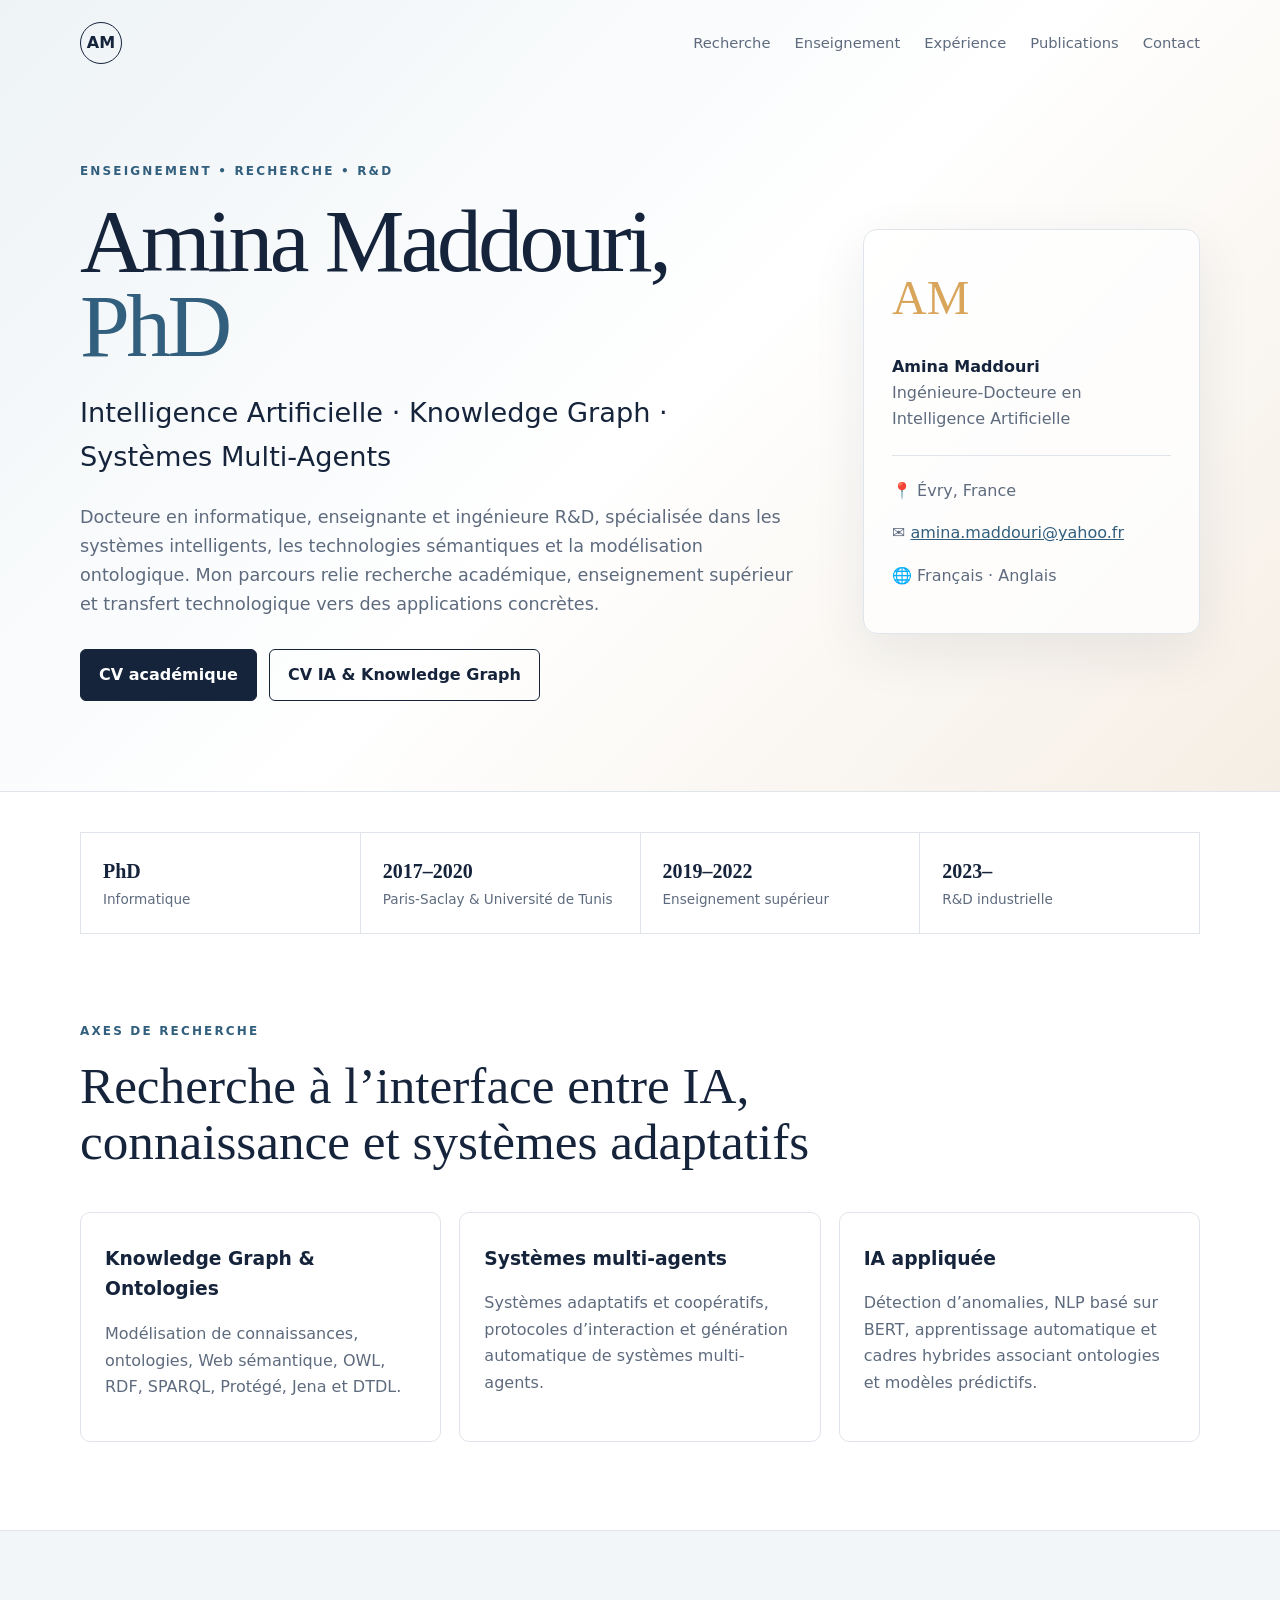
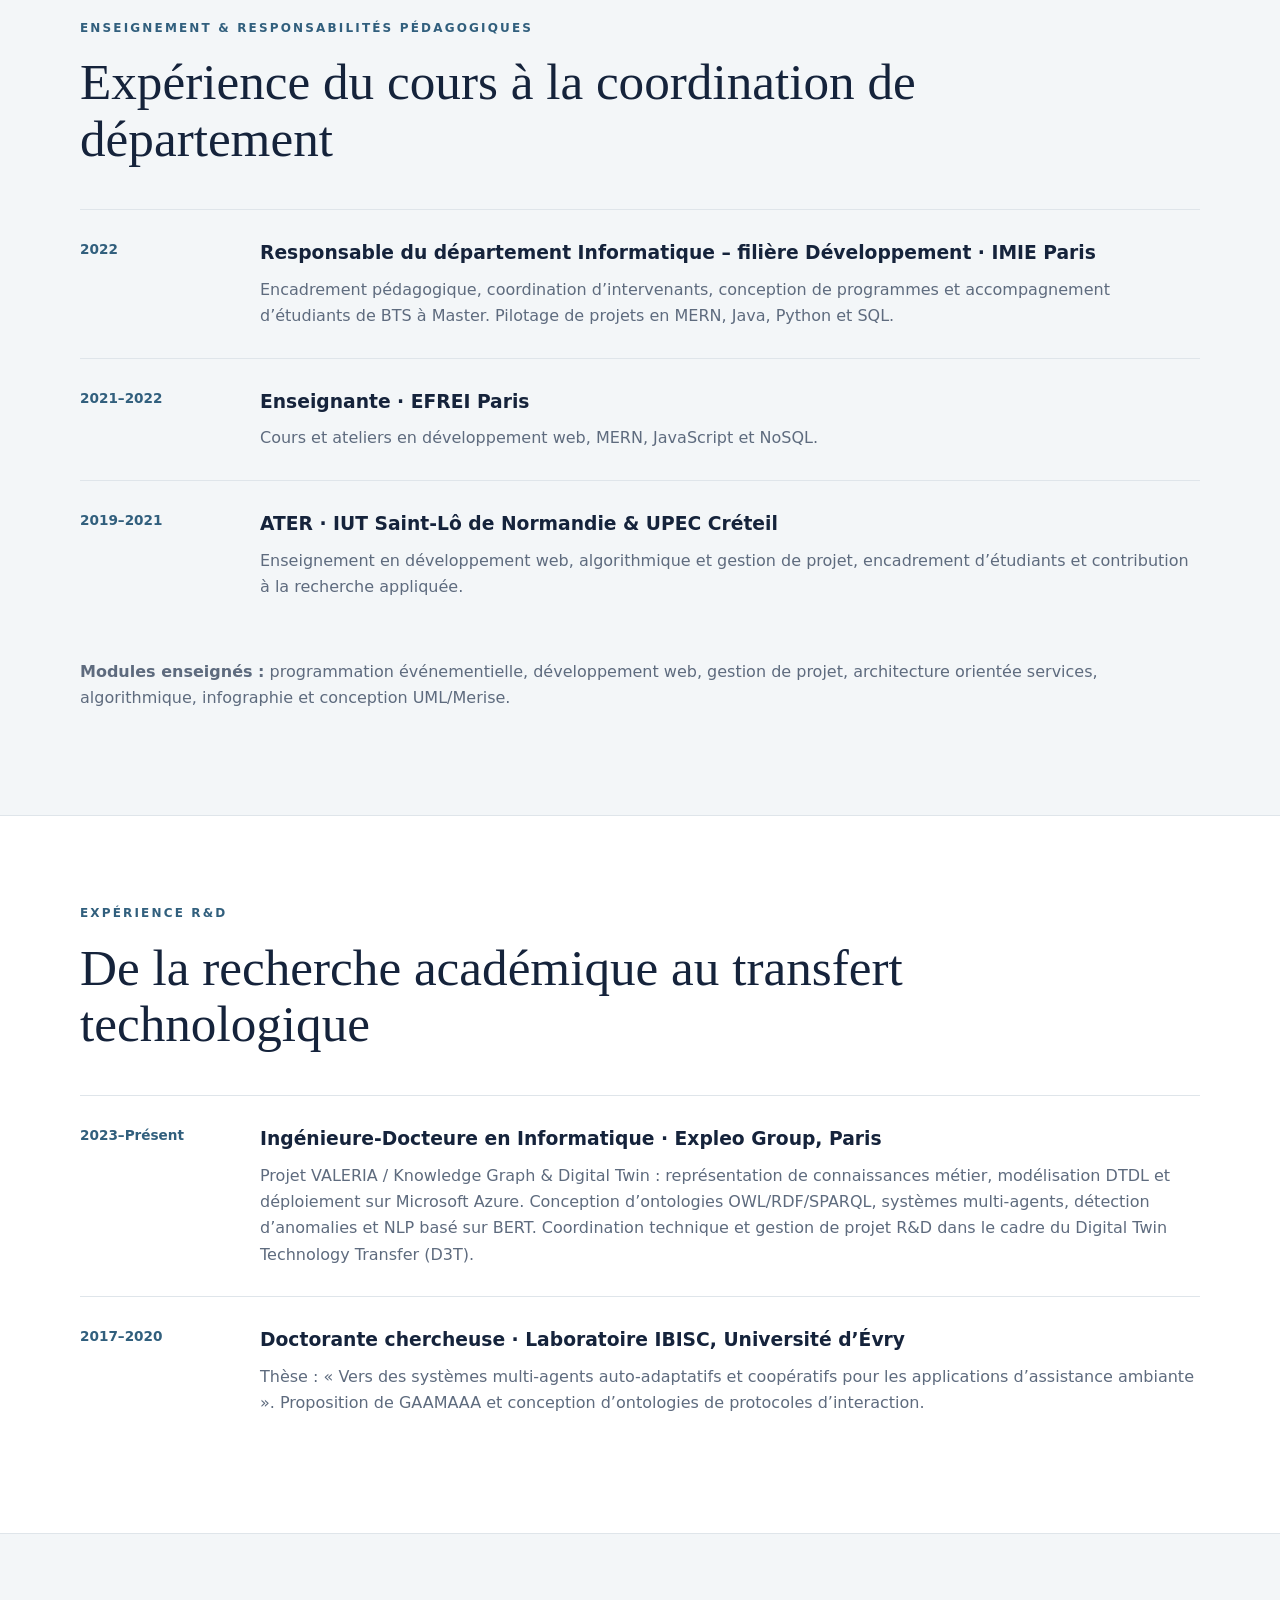
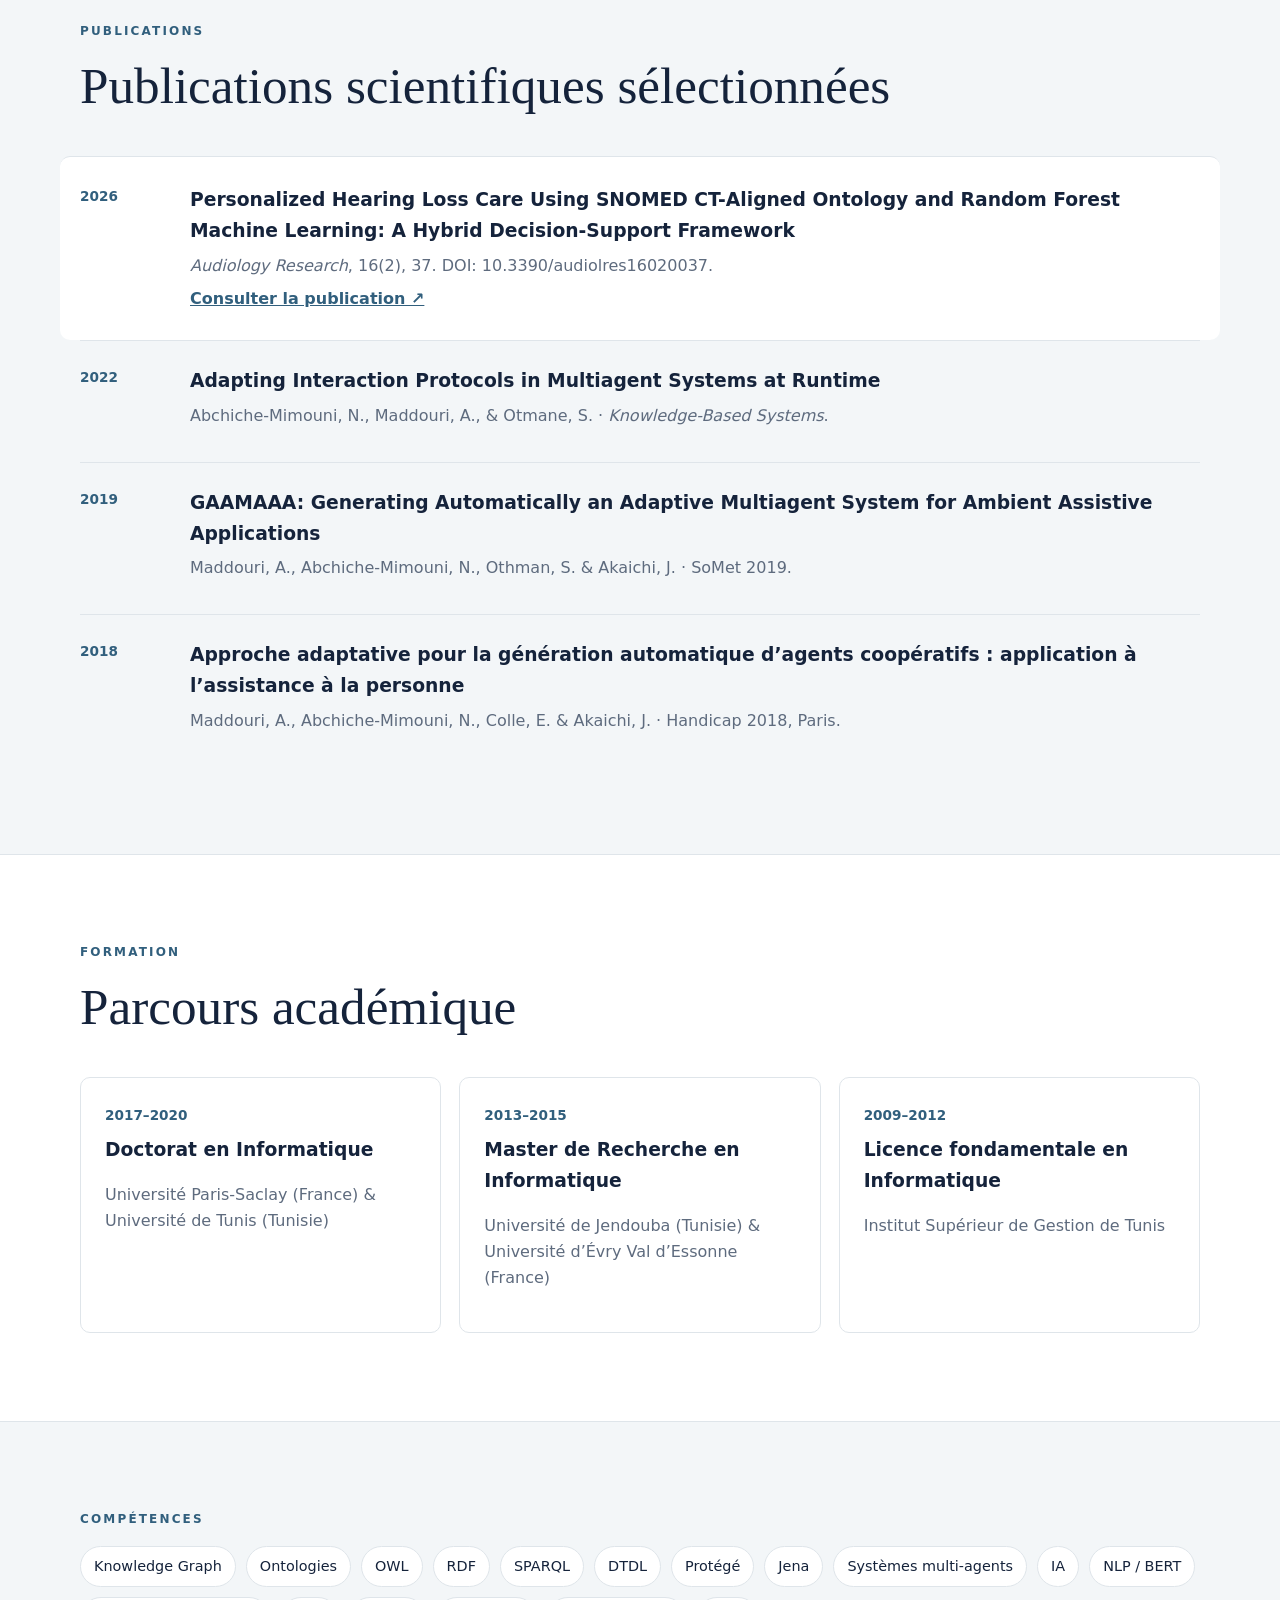
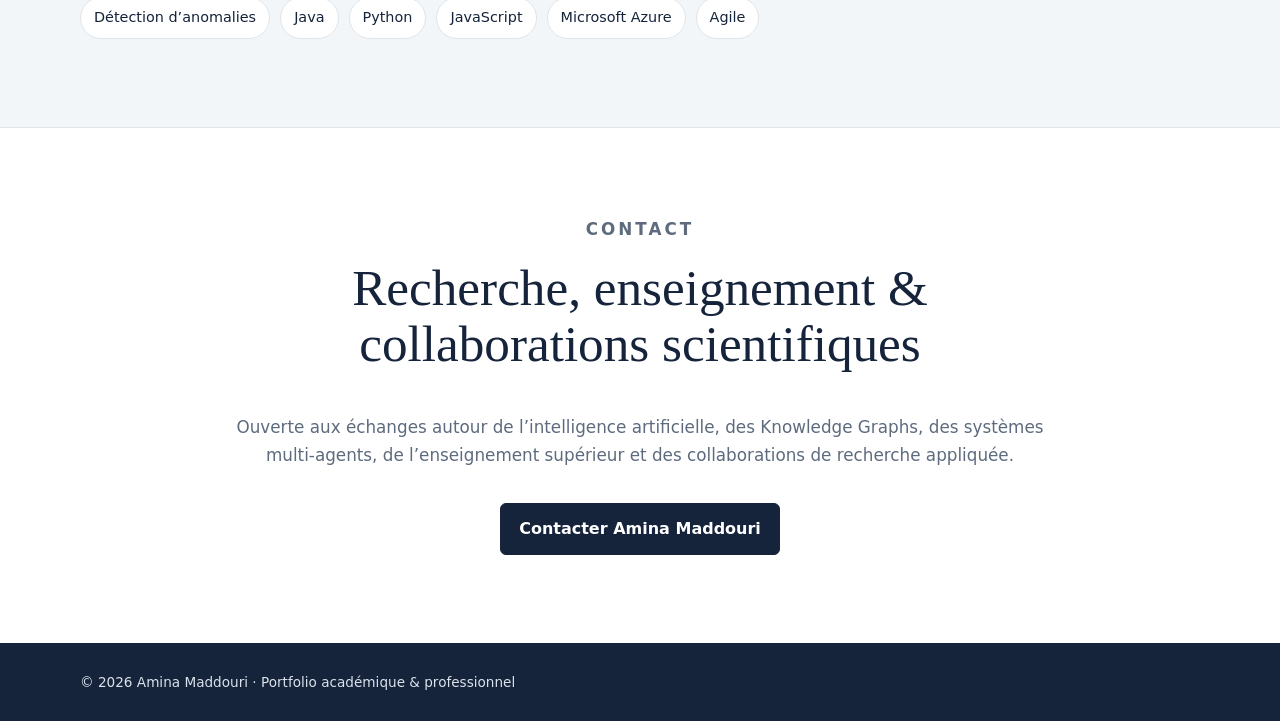
<file: index.html>
<!doctype html>
<html lang="fr">
<head>
  <meta charset="utf-8">
  <meta name="viewport" content="width=device-width, initial-scale=1">
  <meta name="description" content="Portfolio académique et professionnel d'Amina Maddouri, docteure en informatique spécialisée en intelligence artificielle, Knowledge Graph, ontologies et systèmes multi-agents.">
  <title>Amina Maddouri, PhD — IA, Knowledge Graph & Systèmes Multi-Agents</title>
  <link rel="stylesheet" href="style.css">
</head>
<body>
<header class="hero">
  <nav class="nav wrap">
    <a class="brand" href="#top">AM</a>
    <div class="links">
      <a href="#recherche">Recherche</a>
      <a href="#enseignement">Enseignement</a>
      <a href="#experience">Expérience</a>
      <a href="#publications">Publications</a>
      <a href="#contact">Contact</a>
    </div>
  </nav>
  <main id="top" class="wrap hero-grid">
    <section>
      <p class="eyebrow">ENSEIGNEMENT • RECHERCHE • R&D</p>
      <h1>Amina Maddouri, <span>PhD</span></h1>
      <h2>Intelligence Artificielle · Knowledge Graph · Systèmes Multi-Agents</h2>
      <p class="lead">Docteure en informatique, enseignante et ingénieure R&D, spécialisée dans les systèmes intelligents, les technologies sémantiques et la modélisation ontologique. Mon parcours relie recherche académique, enseignement supérieur et transfert technologique vers des applications concrètes.</p>
      <div class="actions">
        <a class="btn primary" href="CV_Amina_Maddouri_Academique.pdf">CV académique</a>
        <a class="btn" href="CV_Amina_Maddouri_IA_Knowledge_Graph.pdf">CV IA & Knowledge Graph</a>
      </div>
    </section>
    <aside class="profile-card">
      <div class="monogram">AM</div>
      <strong>Amina Maddouri</strong>
      <span>Ingénieure-Docteure en Intelligence Artificielle</span>
      <hr>
      <p>📍 Évry, France</p>
      <p>✉️ <a href="mailto:amina.maddouri@yahoo.fr">amina.maddouri@yahoo.fr</a></p>
      <p>🌐 Français · Anglais</p>
    </aside>
  </main>
</header>

<section class="wrap stats">
  <div><b>PhD</b><span>Informatique</span></div>
  <div><b>2017–2020</b><span>Paris-Saclay & Université de Tunis</span></div>
  <div><b>2019–2022</b><span>Enseignement supérieur</span></div>
  <div><b>2023–</b><span>R&D industrielle</span></div>
</section>

<section id="recherche" class="wrap section">
  <p class="eyebrow">AXES DE RECHERCHE</p>
  <h2>Recherche à l’interface entre IA, connaissance et systèmes adaptatifs</h2>
  <div class="cards three">
    <article><h3>Knowledge Graph & Ontologies</h3><p>Modélisation de connaissances, ontologies, Web sémantique, OWL, RDF, SPARQL, Protégé, Jena et DTDL.</p></article>
    <article><h3>Systèmes multi-agents</h3><p>Systèmes adaptatifs et coopératifs, protocoles d’interaction et génération automatique de systèmes multi-agents.</p></article>
    <article><h3>IA appliquée</h3><p>Détection d’anomalies, NLP basé sur BERT, apprentissage automatique et cadres hybrides associant ontologies et modèles prédictifs.</p></article>
  </div>
</section>

<section id="enseignement" class="band">
  <div class="wrap section">
    <p class="eyebrow">ENSEIGNEMENT & RESPONSABILITÉS PÉDAGOGIQUES</p>
    <h2>Expérience du cours à la coordination de département</h2>
    <div class="timeline">
      <article><time>2022</time><div><h3>Responsable du département Informatique – filière Développement · IMIE Paris</h3><p>Encadrement pédagogique, coordination d’intervenants, conception de programmes et accompagnement d’étudiants de BTS à Master. Pilotage de projets en MERN, Java, Python et SQL.</p></div></article>
      <article><time>2021–2022</time><div><h3>Enseignante · EFREI Paris</h3><p>Cours et ateliers en développement web, MERN, JavaScript et NoSQL.</p></div></article>
      <article><time>2019–2021</time><div><h3>ATER · IUT Saint-Lô de Normandie & UPEC Créteil</h3><p>Enseignement en développement web, algorithmique et gestion de projet, encadrement d’étudiants et contribution à la recherche appliquée.</p></div></article>
    </div>
    <p class="note"><b>Modules enseignés :</b> programmation événementielle, développement web, gestion de projet, architecture orientée services, algorithmique, infographie et conception UML/Merise.</p>
  </div>
</section>

<section id="experience" class="wrap section">
  <p class="eyebrow">EXPÉRIENCE R&D</p>
  <h2>De la recherche académique au transfert technologique</h2>
  <div class="timeline">
    <article><time>2023–Présent</time><div><h3>Ingénieure-Docteure en Informatique · Expleo Group, Paris</h3><p>Projet VALERIA / Knowledge Graph & Digital Twin : représentation de connaissances métier, modélisation DTDL et déploiement sur Microsoft Azure. Conception d’ontologies OWL/RDF/SPARQL, systèmes multi-agents, détection d’anomalies et NLP basé sur BERT. Coordination technique et gestion de projet R&D dans le cadre du Digital Twin Technology Transfer (D3T).</p></div></article>
    <article><time>2017–2020</time><div><h3>Doctorante chercheuse · Laboratoire IBISC, Université d’Évry</h3><p>Thèse : « Vers des systèmes multi-agents auto-adaptatifs et coopératifs pour les applications d’assistance ambiante ». Proposition de GAAMAAA et conception d’ontologies de protocoles d’interaction.</p></div></article>
  </div>
</section>

<section id="publications" class="band">
  <div class="wrap section">
    <p class="eyebrow">PUBLICATIONS</p>
    <h2>Publications scientifiques sélectionnées</h2>
    <div class="pubs">
      <article class="featured">
        <span class="year">2026</span>
        <div><h3>Personalized Hearing Loss Care Using SNOMED CT-Aligned Ontology and Random Forest Machine Learning: A Hybrid Decision-Support Framework</h3>
        <p><i>Audiology Research</i>, 16(2), 37. DOI: 10.3390/audiolres16020037.</p>
        <a href="https://doi.org/10.3390/audiolres16020037" target="_blank" rel="noopener">Consulter la publication ↗</a></div>
      </article>
      <article><span class="year">2022</span><div><h3>Adapting Interaction Protocols in Multiagent Systems at Runtime</h3><p>Abchiche-Mimouni, N., Maddouri, A., & Otmane, S. · <i>Knowledge-Based Systems</i>.</p></div></article>
      <article><span class="year">2019</span><div><h3>GAAMAAA: Generating Automatically an Adaptive Multiagent System for Ambient Assistive Applications</h3><p>Maddouri, A., Abchiche-Mimouni, N., Othman, S. & Akaichi, J. · SoMet 2019.</p></div></article>
      <article><span class="year">2018</span><div><h3>Approche adaptative pour la génération automatique d’agents coopératifs : application à l’assistance à la personne</h3><p>Maddouri, A., Abchiche-Mimouni, N., Colle, E. & Akaichi, J. · Handicap 2018, Paris.</p></div></article>
    </div>
  </div>
</section>

<section class="wrap section">
  <p class="eyebrow">FORMATION</p>
  <h2>Parcours académique</h2>
  <div class="cards">
    <article><span class="year">2017–2020</span><h3>Doctorat en Informatique</h3><p>Université Paris-Saclay (France) & Université de Tunis (Tunisie)</p></article>
    <article><span class="year">2013–2015</span><h3>Master de Recherche en Informatique</h3><p>Université de Jendouba (Tunisie) & Université d’Évry Val d’Essonne (France)</p></article>
    <article><span class="year">2009–2012</span><h3>Licence fondamentale en Informatique</h3><p>Institut Supérieur de Gestion de Tunis</p></article>
  </div>
</section>

<section class="band">
  <div class="wrap section">
    <p class="eyebrow">COMPÉTENCES</p>
    <div class="skills">
      <span>Knowledge Graph</span><span>Ontologies</span><span>OWL</span><span>RDF</span><span>SPARQL</span><span>DTDL</span><span>Protégé</span><span>Jena</span><span>Systèmes multi-agents</span><span>IA</span><span>NLP / BERT</span><span>Détection d’anomalies</span><span>Java</span><span>Python</span><span>JavaScript</span><span>Microsoft Azure</span><span>Agile</span>
    </div>
  </div>
</section>

<section id="contact" class="wrap section contact">
  <p class="eyebrow">CONTACT</p>
  <h2>Recherche, enseignement & collaborations scientifiques</h2>
  <p>Ouverte aux échanges autour de l’intelligence artificielle, des Knowledge Graphs, des systèmes multi-agents, de l’enseignement supérieur et des collaborations de recherche appliquée.</p>
  <a class="btn primary" href="mailto:amina.maddouri@yahoo.fr">Contacter Amina Maddouri</a>
</section>

<footer><div class="wrap">© 2026 Amina Maddouri · Portfolio académique & professionnel</div></footer>
</body>
</html>
</file>
<file: style.css>
:root{--ink:#15233b;--muted:#5e6b7e;--accent:#315f7d;--accent2:#d8a55b;--paper:#fff;--soft:#f3f6f8;--line:#dfe5ea}
*{box-sizing:border-box}html{scroll-behavior:smooth}body{margin:0;font-family:Inter,ui-sans-serif,system-ui,-apple-system,"Segoe UI",sans-serif;color:var(--ink);background:var(--paper);line-height:1.65}.wrap{width:min(1120px,calc(100% - 40px));margin:auto}
.hero{background:linear-gradient(135deg,#eef3f6 0%,#fff 52%,#f5eee4 100%);border-bottom:1px solid var(--line)}.nav{display:flex;justify-content:space-between;align-items:center;padding:22px 0}.brand{display:grid;place-items:center;width:42px;height:42px;border:1px solid var(--ink);border-radius:50%;font-weight:800;color:var(--ink);text-decoration:none}.links{display:flex;gap:24px}.links a{color:var(--muted);text-decoration:none;font-size:.92rem}.hero-grid{display:grid;grid-template-columns:1.6fr .75fr;gap:64px;align-items:center;padding:76px 0 90px}.eyebrow{font-size:.75rem;letter-spacing:.18em;font-weight:800;color:var(--accent);margin:0 0 16px}.hero h1{font-family:Georgia,serif;font-size:clamp(3rem,7vw,5.8rem);line-height:.95;margin:0 0 20px;font-weight:500;letter-spacing:-.04em}.hero h1 span{color:var(--accent)}.hero h2{font-size:clamp(1.15rem,2.4vw,1.7rem);font-weight:500;max-width:780px}.lead{font-size:1.1rem;color:var(--muted);max-width:780px}.actions{display:flex;gap:12px;flex-wrap:wrap;margin-top:30px}.btn{display:inline-block;padding:12px 18px;border:1px solid var(--ink);border-radius:6px;color:var(--ink);text-decoration:none;font-weight:700}.btn.primary{background:var(--ink);color:white}.profile-card{background:rgba(255,255,255,.78);border:1px solid var(--line);border-radius:14px;padding:28px;box-shadow:0 18px 55px rgba(21,35,59,.08)}.profile-card .monogram{font-family:Georgia,serif;font-size:3rem;color:var(--accent2);margin-bottom:16px}.profile-card strong,.profile-card span{display:block}.profile-card span,.profile-card p{color:var(--muted)}.profile-card a{color:var(--accent)}hr{border:0;border-top:1px solid var(--line);margin:22px 0}
.stats{display:grid;grid-template-columns:repeat(4,1fr);gap:1px;background:var(--line);border:1px solid var(--line);margin-top:40px}.stats div{background:#fff;padding:22px}.stats b,.stats span{display:block}.stats b{font-family:Georgia,serif;font-size:1.25rem}.stats span{font-size:.85rem;color:var(--muted)}
.section{padding:88px 0}.section>h2{font-family:Georgia,serif;font-weight:500;font-size:clamp(2rem,4vw,3.2rem);line-height:1.1;max-width:850px;margin:0 0 42px}.band{background:var(--soft);border-top:1px solid var(--line);border-bottom:1px solid var(--line)}.cards{display:grid;grid-template-columns:repeat(3,1fr);gap:18px}.cards article{border:1px solid var(--line);border-radius:10px;padding:24px;background:white}.cards h3{margin:.4rem 0}.cards p{color:var(--muted)}.timeline{display:grid;gap:0}.timeline article{display:grid;grid-template-columns:150px 1fr;gap:30px;padding:28px 0;border-top:1px solid var(--line)}.timeline time,.year{font-weight:800;color:var(--accent);font-size:.85rem}.timeline h3{margin:0 0 8px}.timeline p{margin:0;color:var(--muted)}.note{margin-top:30px;color:var(--muted)}
.pubs{display:grid;gap:0}.pubs article{display:grid;grid-template-columns:85px 1fr;gap:25px;padding:25px 0;border-top:1px solid var(--line)}.pubs h3{margin:0 0 6px}.pubs p{margin:0 0 7px;color:var(--muted)}.pubs a{color:var(--accent);font-weight:700}.featured{background:white;margin:0 -20px;padding:28px 20px!important;border-radius:10px}
.skills{display:flex;flex-wrap:wrap;gap:10px}.skills span{background:white;border:1px solid var(--line);border-radius:999px;padding:8px 13px;font-size:.9rem}.contact{max-width:850px;margin-left:auto;margin-right:auto;text-align:center}.contact p{color:var(--muted);font-size:1.05rem}.contact .btn{margin-top:16px}footer{background:var(--ink);color:#dbe2eb;padding:28px 0;font-size:.85rem}
@media(max-width:800px){.links{display:none}.hero-grid{grid-template-columns:1fr;gap:32px;padding:48px 0}.stats{grid-template-columns:1fr 1fr}.cards{grid-template-columns:1fr}.timeline article,.pubs article{grid-template-columns:1fr;gap:7px}.section{padding:62px 0}}
@media(max-width:480px){.stats{grid-template-columns:1fr}.wrap{width:min(100% - 28px,1120px)}}
</file>
